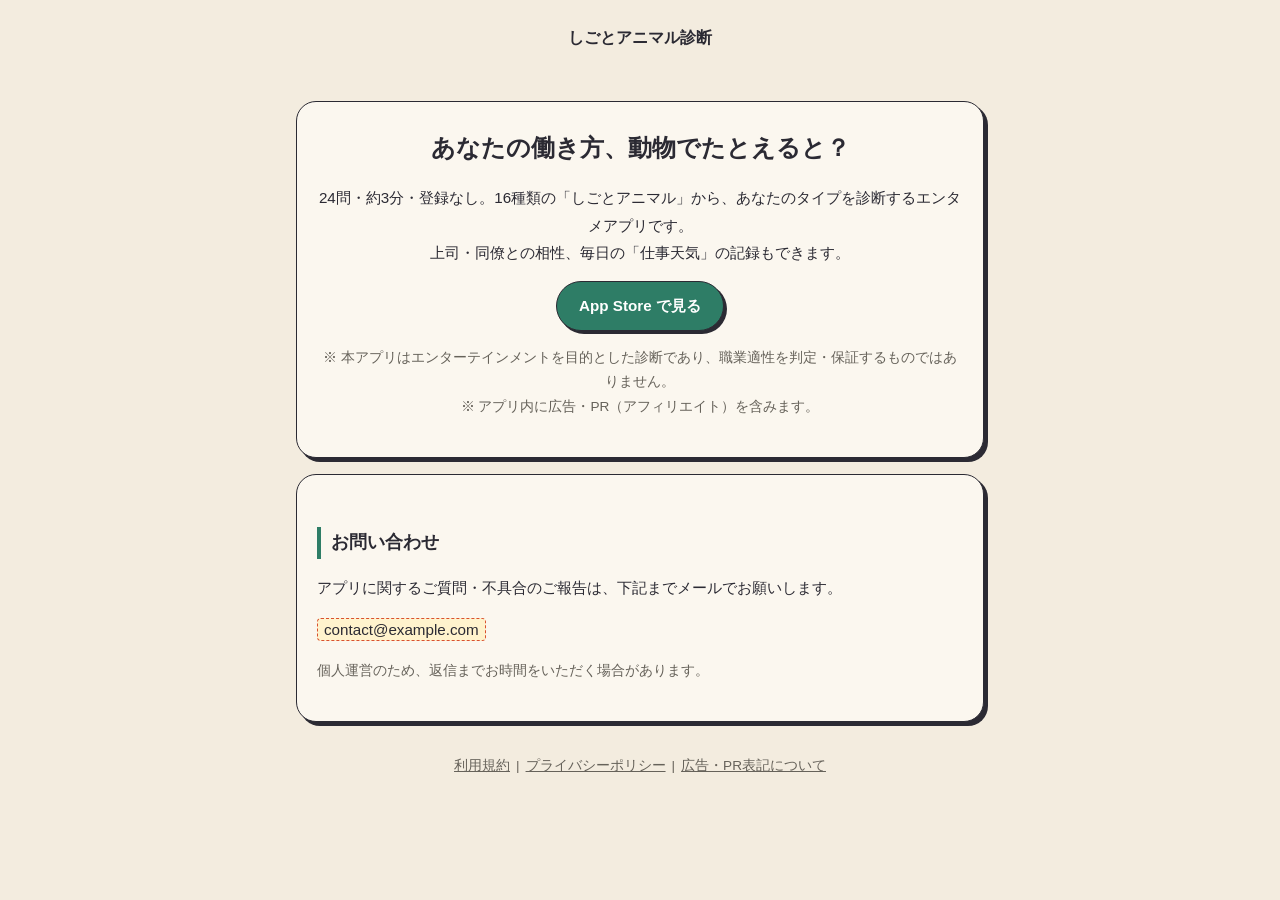
<file: index.html>
<!doctype html>
<html lang="ja">
<head>
<meta charset="utf-8">
<meta name="viewport" content="width=device-width, initial-scale=1">
<title>しごとアニマル診断</title>
<meta name="description" content="あなたの働き方を16種類の動物でたとえる、無料のエンタメ診断アプリ（iOS）。登録不要・回答は端末の外に出ません。">
<link rel="stylesheet" href="style.css">
</head>
<body>
<header class="site"><a href="./">しごとアニマル診断</a></header>
<main>
  <section class="card" style="text-align:center">
    <h1>あなたの働き方、動物でたとえると？</h1>
    <p>24問・約3分・登録なし。16種類の「しごとアニマル」から、あなたのタイプを診断するエンタメアプリです。<br>上司・同僚との相性、毎日の「仕事天気」の記録もできます。</p>
    <p><a class="btn" href="https://apps.apple.com/app/id0000000000">App Store で見る</a></p>
    <p class="meta">※ 本アプリはエンターテインメントを目的とした診断であり、職業適性を判定・保証するものではありません。<br>※ アプリ内に広告・PR（アフィリエイト）を含みます。</p>
  </section>

  <section class="card">
    <h2>お問い合わせ</h2>
    <p>アプリに関するご質問・不具合のご報告は、下記までメールでお願いします。</p>
    <p><span class="placeholder">contact@example.com</span></p>
    <p class="meta">個人運営のため、返信までお時間をいただく場合があります。</p>
  </section>

  <nav class="footer">
    <a href="terms.html">利用規約</a>|<a href="privacy.html">プライバシーポリシー</a>|<a href="ad-disclosure.html">広告・PR表記について</a>
  </nav>
</main>
</body>
</html>
</file>
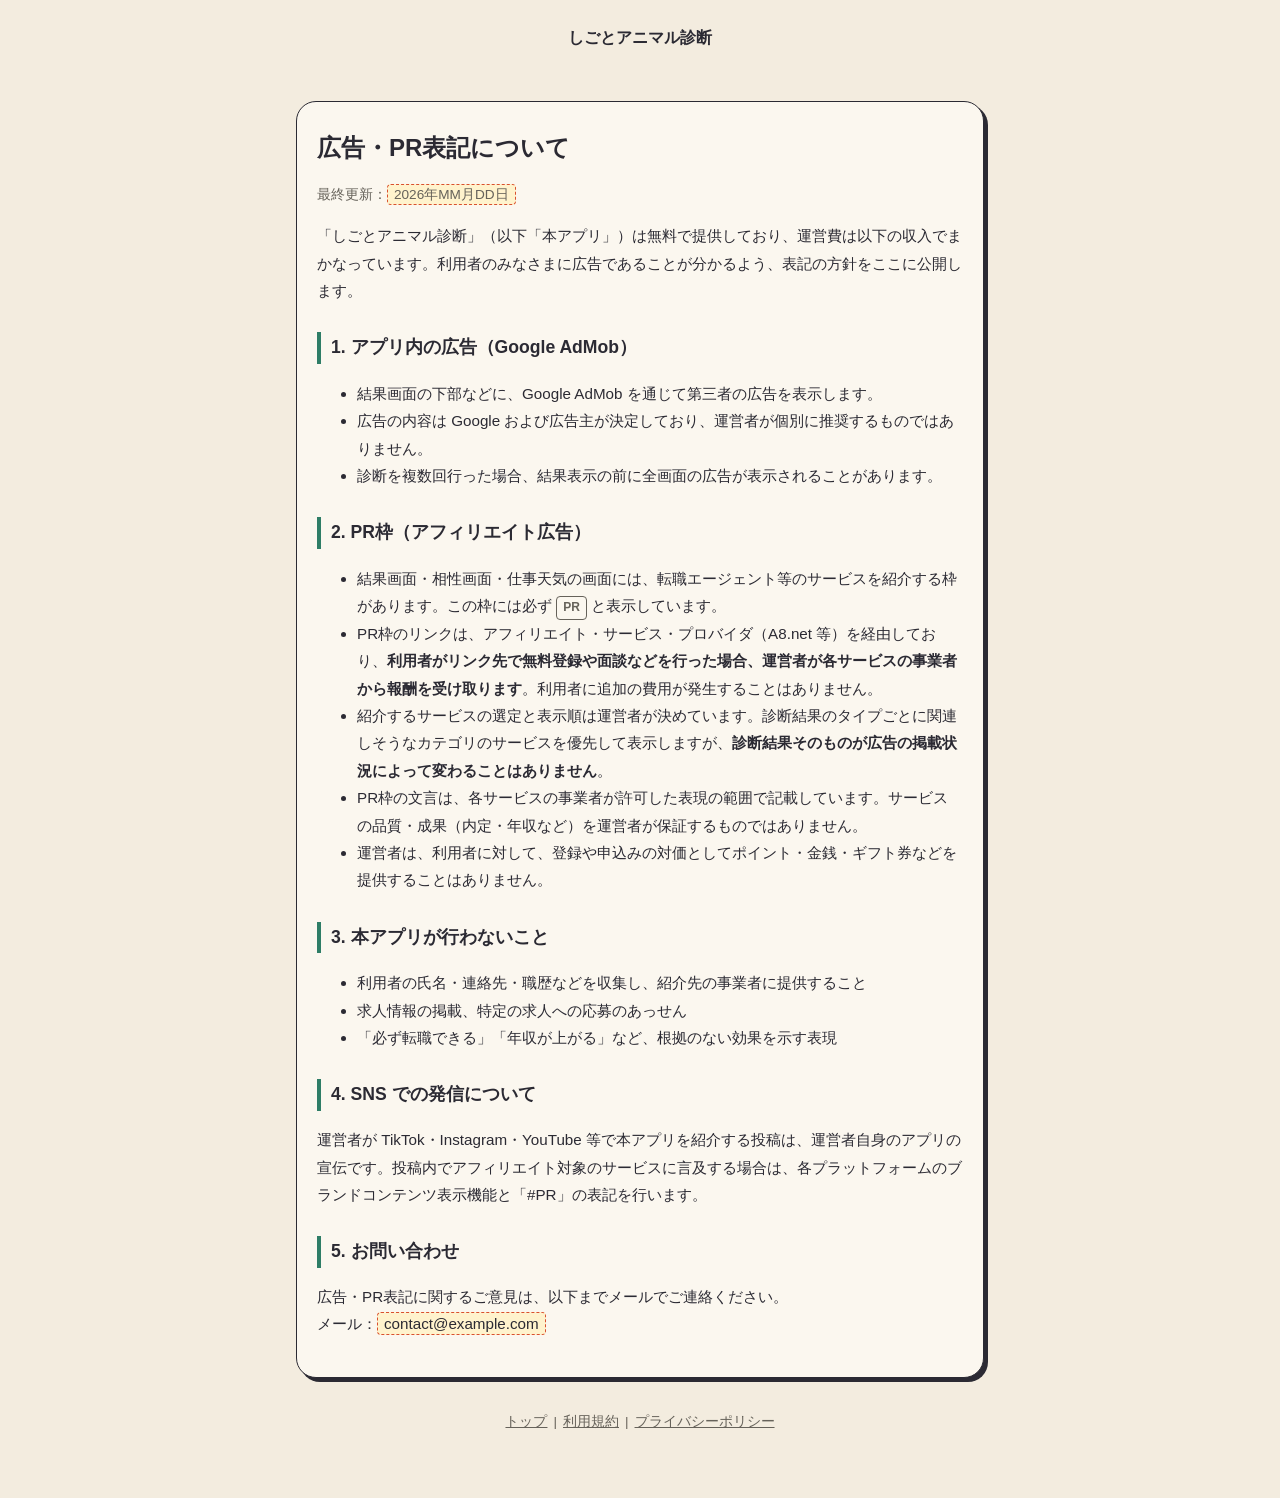
<file: ad-disclosure.html>
<!doctype html>
<html lang="ja">
<head>
<meta charset="utf-8">
<meta name="viewport" content="width=device-width, initial-scale=1">
<title>広告・PR表記について | しごとアニマル診断</title>
<link rel="stylesheet" href="style.css">
</head>
<body>
<header class="site"><a href="./">しごとアニマル診断</a></header>
<main>
<article class="card">
<h1>広告・PR表記について</h1>
<p class="meta">最終更新：<span class="placeholder">2026年MM月DD日</span></p>

<p>「しごとアニマル診断」（以下「本アプリ」）は無料で提供しており、運営費は以下の収入でまかなっています。利用者のみなさまに広告であることが分かるよう、表記の方針をここに公開します。</p>

<h2>1. アプリ内の広告（Google AdMob）</h2>
<ul>
  <li>結果画面の下部などに、Google AdMob を通じて第三者の広告を表示します。</li>
  <li>広告の内容は Google および広告主が決定しており、運営者が個別に推奨するものではありません。</li>
  <li>診断を複数回行った場合、結果表示の前に全画面の広告が表示されることがあります。</li>
</ul>

<h2>2. PR枠（アフィリエイト広告）</h2>
<ul>
  <li>結果画面・相性画面・仕事天気の画面には、転職エージェント等のサービスを紹介する枠があります。この枠には必ず <span class="pr">PR</span> と表示しています。</li>
  <li>PR枠のリンクは、アフィリエイト・サービス・プロバイダ（A8.net 等）を経由しており、<strong>利用者がリンク先で無料登録や面談などを行った場合、運営者が各サービスの事業者から報酬を受け取ります</strong>。利用者に追加の費用が発生することはありません。</li>
  <li>紹介するサービスの選定と表示順は運営者が決めています。診断結果のタイプごとに関連しそうなカテゴリのサービスを優先して表示しますが、<strong>診断結果そのものが広告の掲載状況によって変わることはありません</strong>。</li>
  <li>PR枠の文言は、各サービスの事業者が許可した表現の範囲で記載しています。サービスの品質・成果（内定・年収など）を運営者が保証するものではありません。</li>
  <li>運営者は、利用者に対して、登録や申込みの対価としてポイント・金銭・ギフト券などを提供することはありません。</li>
</ul>

<h2>3. 本アプリが行わないこと</h2>
<ul>
  <li>利用者の氏名・連絡先・職歴などを収集し、紹介先の事業者に提供すること</li>
  <li>求人情報の掲載、特定の求人への応募のあっせん</li>
  <li>「必ず転職できる」「年収が上がる」など、根拠のない効果を示す表現</li>
</ul>

<h2>4. SNS での発信について</h2>
<p>運営者が TikTok・Instagram・YouTube 等で本アプリを紹介する投稿は、運営者自身のアプリの宣伝です。投稿内でアフィリエイト対象のサービスに言及する場合は、各プラットフォームのブランドコンテンツ表示機能と「#PR」の表記を行います。</p>

<h2>5. お問い合わせ</h2>
<p>広告・PR表記に関するご意見は、以下までメールでご連絡ください。<br>メール：<span class="placeholder">contact@example.com</span></p>
</article>

<nav class="footer">
  <a href="./">トップ</a>|<a href="terms.html">利用規約</a>|<a href="privacy.html">プライバシーポリシー</a>
</nav>
</main>
</body>
</html>
</file>
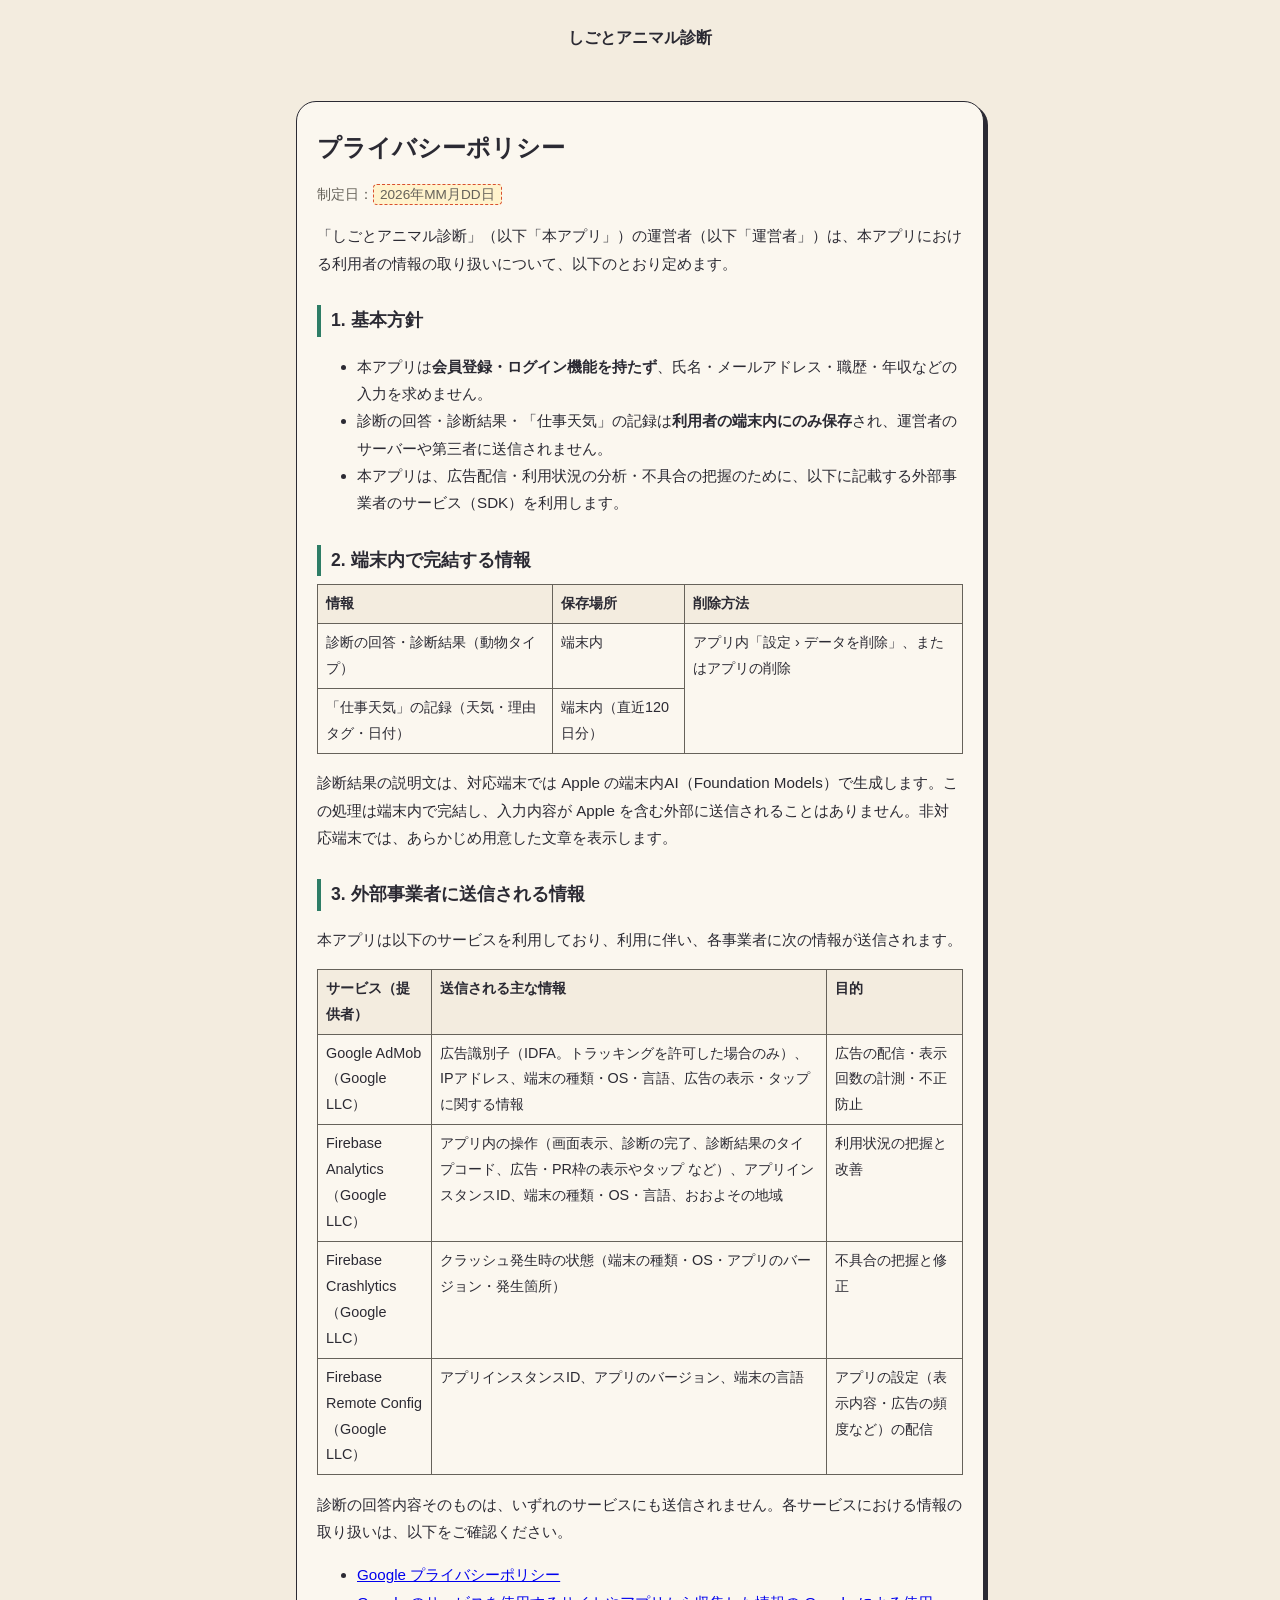
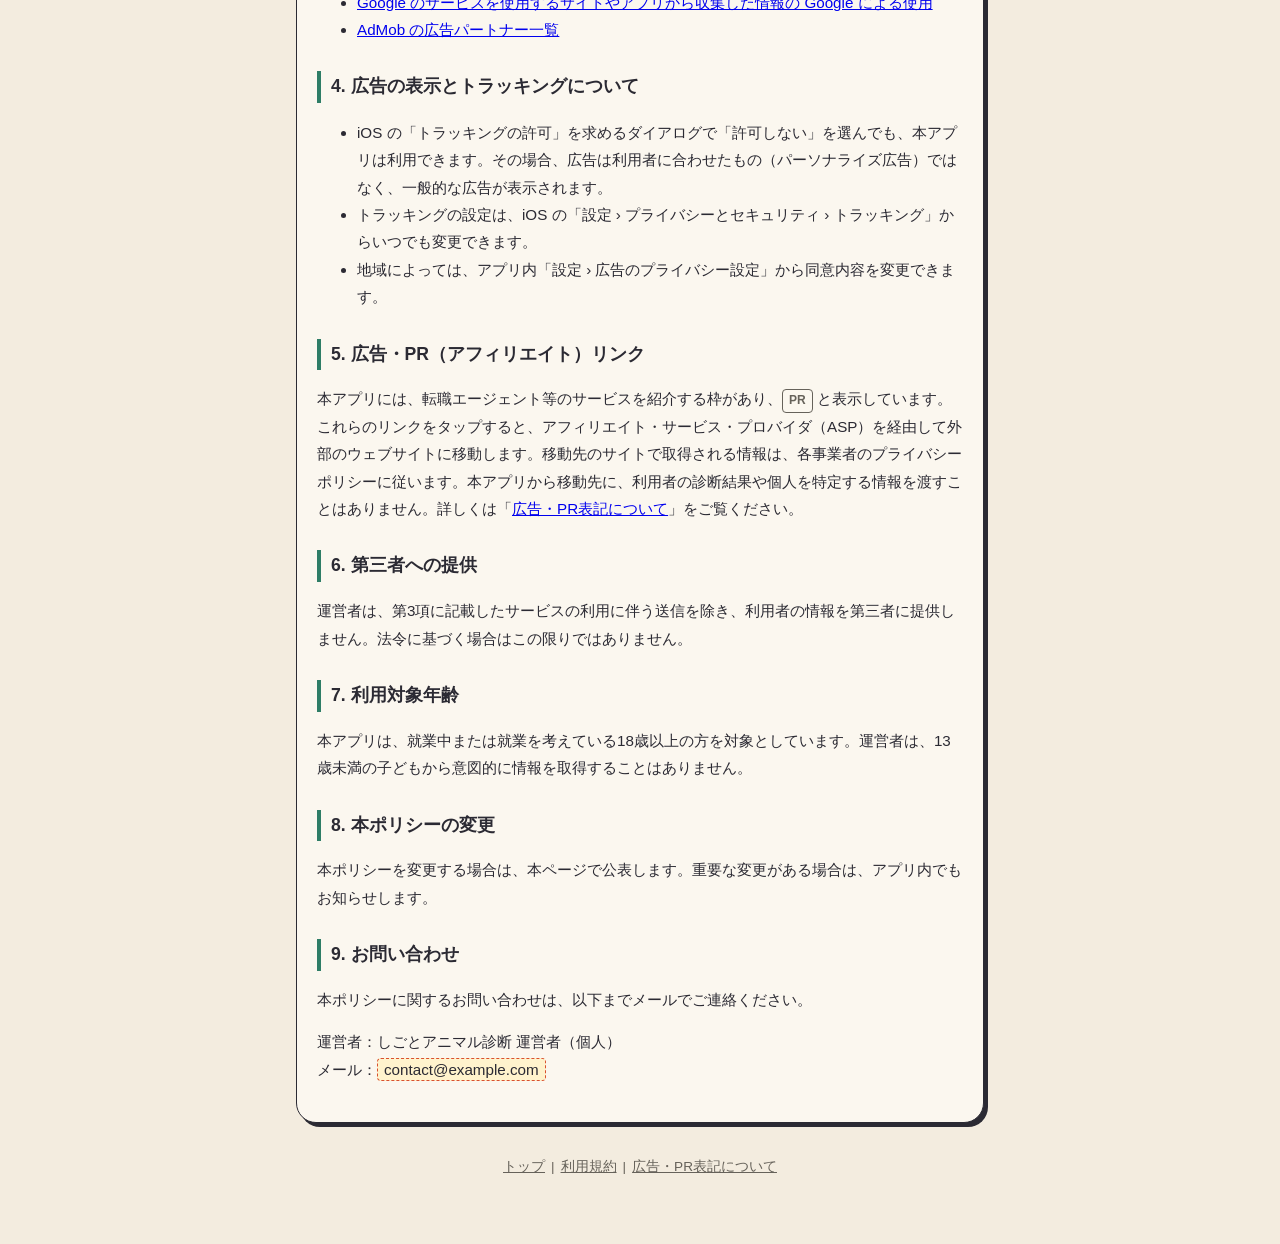
<file: privacy.html>
<!doctype html>
<html lang="ja">
<head>
<meta charset="utf-8">
<meta name="viewport" content="width=device-width, initial-scale=1">
<title>プライバシーポリシー | しごとアニマル診断</title>
<link rel="stylesheet" href="style.css">
</head>
<body>
<header class="site"><a href="./">しごとアニマル診断</a></header>
<main>
<article class="card">
<h1>プライバシーポリシー</h1>
<p class="meta">制定日：<span class="placeholder">2026年MM月DD日</span></p>

<p>「しごとアニマル診断」（以下「本アプリ」）の運営者（以下「運営者」）は、本アプリにおける利用者の情報の取り扱いについて、以下のとおり定めます。</p>

<h2>1. 基本方針</h2>
<ul>
  <li>本アプリは<strong>会員登録・ログイン機能を持たず</strong>、氏名・メールアドレス・職歴・年収などの入力を求めません。</li>
  <li>診断の回答・診断結果・「仕事天気」の記録は<strong>利用者の端末内にのみ保存</strong>され、運営者のサーバーや第三者に送信されません。</li>
  <li>本アプリは、広告配信・利用状況の分析・不具合の把握のために、以下に記載する外部事業者のサービス（SDK）を利用します。</li>
</ul>

<h2>2. 端末内で完結する情報</h2>
<table>
  <tr><th>情報</th><th>保存場所</th><th>削除方法</th></tr>
  <tr><td>診断の回答・診断結果（動物タイプ）</td><td>端末内</td><td rowspan="2">アプリ内「設定 › データを削除」、またはアプリの削除</td></tr>
  <tr><td>「仕事天気」の記録（天気・理由タグ・日付）</td><td>端末内（直近120日分）</td></tr>
</table>
<p>診断結果の説明文は、対応端末では Apple の端末内AI（Foundation Models）で生成します。この処理は端末内で完結し、入力内容が Apple を含む外部に送信されることはありません。非対応端末では、あらかじめ用意した文章を表示します。</p>

<h2>3. 外部事業者に送信される情報</h2>
<p>本アプリは以下のサービスを利用しており、利用に伴い、各事業者に次の情報が送信されます。</p>
<table>
  <tr><th>サービス（提供者）</th><th>送信される主な情報</th><th>目的</th></tr>
  <tr>
    <td>Google AdMob<br>（Google LLC）</td>
    <td>広告識別子（IDFA。トラッキングを許可した場合のみ）、IPアドレス、端末の種類・OS・言語、広告の表示・タップに関する情報</td>
    <td>広告の配信・表示回数の計測・不正防止</td>
  </tr>
  <tr>
    <td>Firebase Analytics<br>（Google LLC）</td>
    <td>アプリ内の操作（画面表示、診断の完了、診断結果のタイプコード、広告・PR枠の表示やタップ など）、アプリインスタンスID、端末の種類・OS・言語、おおよその地域</td>
    <td>利用状況の把握と改善</td>
  </tr>
  <tr>
    <td>Firebase Crashlytics<br>（Google LLC）</td>
    <td>クラッシュ発生時の状態（端末の種類・OS・アプリのバージョン・発生箇所）</td>
    <td>不具合の把握と修正</td>
  </tr>
  <tr>
    <td>Firebase Remote Config<br>（Google LLC）</td>
    <td>アプリインスタンスID、アプリのバージョン、端末の言語</td>
    <td>アプリの設定（表示内容・広告の頻度など）の配信</td>
  </tr>
</table>
<p>診断の回答内容そのものは、いずれのサービスにも送信されません。各サービスにおける情報の取り扱いは、以下をご確認ください。</p>
<ul>
  <li><a href="https://policies.google.com/privacy" target="_blank" rel="noopener">Google プライバシーポリシー</a></li>
  <li><a href="https://policies.google.com/technologies/partner-sites" target="_blank" rel="noopener">Google のサービスを使用するサイトやアプリから収集した情報の Google による使用</a></li>
  <li><a href="https://support.google.com/admob/answer/9012903" target="_blank" rel="noopener">AdMob の広告パートナー一覧</a></li>
</ul>

<h2>4. 広告の表示とトラッキングについて</h2>
<ul>
  <li>iOS の「トラッキングの許可」を求めるダイアログで「許可しない」を選んでも、本アプリは利用できます。その場合、広告は利用者に合わせたもの（パーソナライズ広告）ではなく、一般的な広告が表示されます。</li>
  <li>トラッキングの設定は、iOS の「設定 › プライバシーとセキュリティ › トラッキング」からいつでも変更できます。</li>
  <li>地域によっては、アプリ内「設定 › 広告のプライバシー設定」から同意内容を変更できます。</li>
</ul>

<h2>5. 広告・PR（アフィリエイト）リンク</h2>
<p>本アプリには、転職エージェント等のサービスを紹介する枠があり、<span class="pr">PR</span> と表示しています。これらのリンクをタップすると、アフィリエイト・サービス・プロバイダ（ASP）を経由して外部のウェブサイトに移動します。移動先のサイトで取得される情報は、各事業者のプライバシーポリシーに従います。本アプリから移動先に、利用者の診断結果や個人を特定する情報を渡すことはありません。詳しくは「<a href="ad-disclosure.html">広告・PR表記について</a>」をご覧ください。</p>

<h2>6. 第三者への提供</h2>
<p>運営者は、第3項に記載したサービスの利用に伴う送信を除き、利用者の情報を第三者に提供しません。法令に基づく場合はこの限りではありません。</p>

<h2>7. 利用対象年齢</h2>
<p>本アプリは、就業中または就業を考えている18歳以上の方を対象としています。運営者は、13歳未満の子どもから意図的に情報を取得することはありません。</p>

<h2>8. 本ポリシーの変更</h2>
<p>本ポリシーを変更する場合は、本ページで公表します。重要な変更がある場合は、アプリ内でもお知らせします。</p>

<h2>9. お問い合わせ</h2>
<p>本ポリシーに関するお問い合わせは、以下までメールでご連絡ください。</p>
<p>運営者：しごとアニマル診断 運営者（個人）<br>メール：<span class="placeholder">contact@example.com</span></p>
</article>

<nav class="footer">
  <a href="./">トップ</a>|<a href="terms.html">利用規約</a>|<a href="ad-disclosure.html">広告・PR表記について</a>
</nav>
</main>
</body>
</html>
</file>
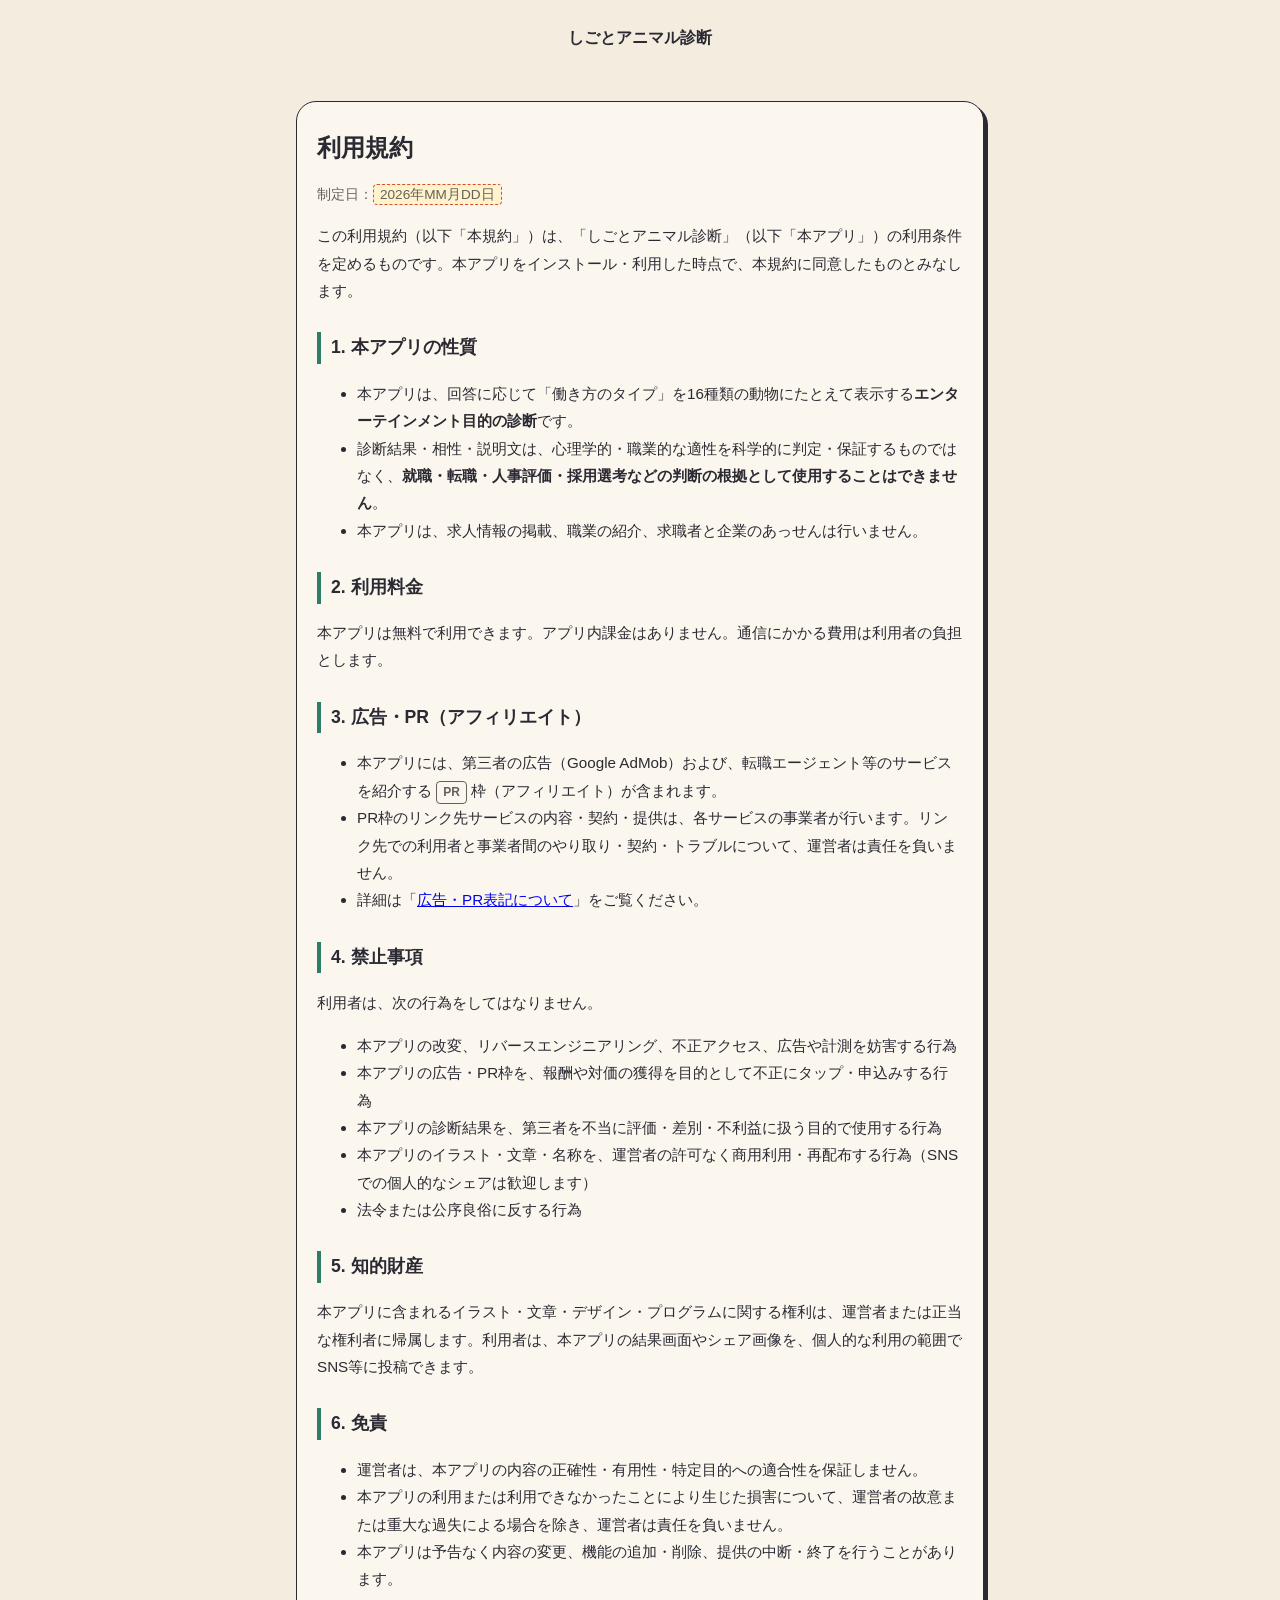
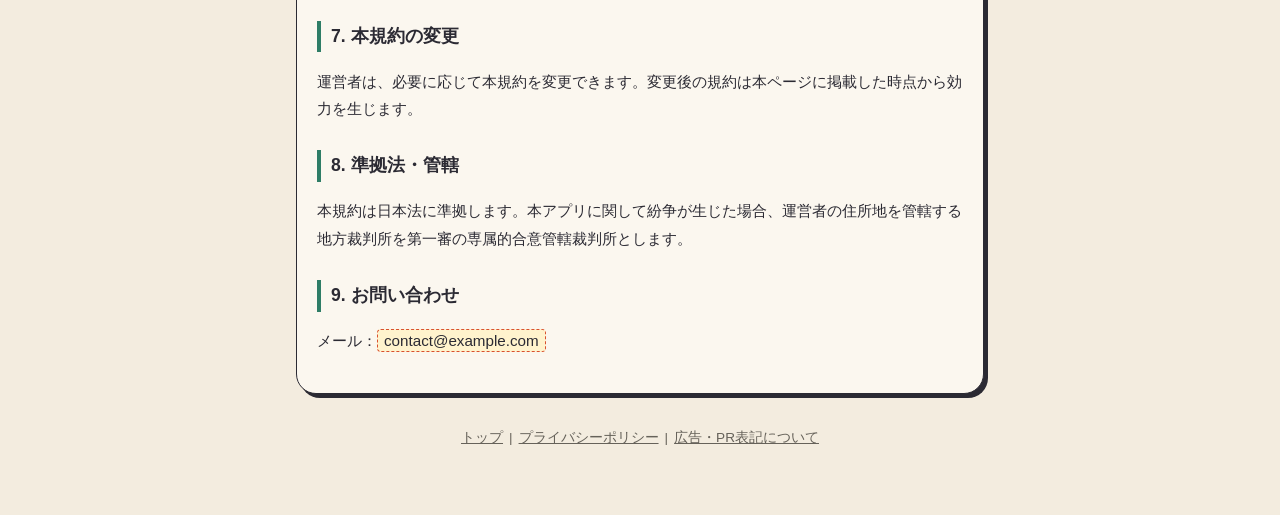
<file: terms.html>
<!doctype html>
<html lang="ja">
<head>
<meta charset="utf-8">
<meta name="viewport" content="width=device-width, initial-scale=1">
<title>利用規約 | しごとアニマル診断</title>
<link rel="stylesheet" href="style.css">
</head>
<body>
<header class="site"><a href="./">しごとアニマル診断</a></header>
<main>
<article class="card">
<h1>利用規約</h1>
<p class="meta">制定日：<span class="placeholder">2026年MM月DD日</span></p>

<p>この利用規約（以下「本規約」）は、「しごとアニマル診断」（以下「本アプリ」）の利用条件を定めるものです。本アプリをインストール・利用した時点で、本規約に同意したものとみなします。</p>

<h2>1. 本アプリの性質</h2>
<ul>
  <li>本アプリは、回答に応じて「働き方のタイプ」を16種類の動物にたとえて表示する<strong>エンターテインメント目的の診断</strong>です。</li>
  <li>診断結果・相性・説明文は、心理学的・職業的な適性を科学的に判定・保証するものではなく、<strong>就職・転職・人事評価・採用選考などの判断の根拠として使用することはできません</strong>。</li>
  <li>本アプリは、求人情報の掲載、職業の紹介、求職者と企業のあっせんは行いません。</li>
</ul>

<h2>2. 利用料金</h2>
<p>本アプリは無料で利用できます。アプリ内課金はありません。通信にかかる費用は利用者の負担とします。</p>

<h2>3. 広告・PR（アフィリエイト）</h2>
<ul>
  <li>本アプリには、第三者の広告（Google AdMob）および、転職エージェント等のサービスを紹介する <span class="pr">PR</span> 枠（アフィリエイト）が含まれます。</li>
  <li>PR枠のリンク先サービスの内容・契約・提供は、各サービスの事業者が行います。リンク先での利用者と事業者間のやり取り・契約・トラブルについて、運営者は責任を負いません。</li>
  <li>詳細は「<a href="ad-disclosure.html">広告・PR表記について</a>」をご覧ください。</li>
</ul>

<h2>4. 禁止事項</h2>
<p>利用者は、次の行為をしてはなりません。</p>
<ul>
  <li>本アプリの改変、リバースエンジニアリング、不正アクセス、広告や計測を妨害する行為</li>
  <li>本アプリの広告・PR枠を、報酬や対価の獲得を目的として不正にタップ・申込みする行為</li>
  <li>本アプリの診断結果を、第三者を不当に評価・差別・不利益に扱う目的で使用する行為</li>
  <li>本アプリのイラスト・文章・名称を、運営者の許可なく商用利用・再配布する行為（SNSでの個人的なシェアは歓迎します）</li>
  <li>法令または公序良俗に反する行為</li>
</ul>

<h2>5. 知的財産</h2>
<p>本アプリに含まれるイラスト・文章・デザイン・プログラムに関する権利は、運営者または正当な権利者に帰属します。利用者は、本アプリの結果画面やシェア画像を、個人的な利用の範囲でSNS等に投稿できます。</p>

<h2>6. 免責</h2>
<ul>
  <li>運営者は、本アプリの内容の正確性・有用性・特定目的への適合性を保証しません。</li>
  <li>本アプリの利用または利用できなかったことにより生じた損害について、運営者の故意または重大な過失による場合を除き、運営者は責任を負いません。</li>
  <li>本アプリは予告なく内容の変更、機能の追加・削除、提供の中断・終了を行うことがあります。</li>
</ul>

<h2>7. 本規約の変更</h2>
<p>運営者は、必要に応じて本規約を変更できます。変更後の規約は本ページに掲載した時点から効力を生じます。</p>

<h2>8. 準拠法・管轄</h2>
<p>本規約は日本法に準拠します。本アプリに関して紛争が生じた場合、運営者の住所地を管轄する地方裁判所を第一審の専属的合意管轄裁判所とします。</p>

<h2>9. お問い合わせ</h2>
<p>メール：<span class="placeholder">contact@example.com</span></p>
</article>

<nav class="footer">
  <a href="./">トップ</a>|<a href="privacy.html">プライバシーポリシー</a>|<a href="ad-disclosure.html">広告・PR表記について</a>
</nav>
</main>
</body>
</html>
</file>
<file: style.css>
:root {
  --bg: #f3ecdf;
  --card: #fbf7ef;
  --ink: #2b2a33;
  --ink-sub: #66625a;
  --primary: #2e7d66;
  --accent: #d9502f;
}
* { box-sizing: border-box; }
body {
  margin: 0;
  background: var(--bg);
  color: var(--ink);
  font-family: "Zen Maru Gothic", "Hiragino Maru Gothic ProN", "Hiragino Sans", "Yu Gothic", sans-serif;
  line-height: 1.8;
}
main {
  max-width: 720px;
  margin: 0 auto;
  padding: 24px 16px 64px;
}
header.site {
  text-align: center;
  padding: 24px 16px 8px;
}
header.site a { color: var(--ink); text-decoration: none; font-weight: 700; }
.card {
  background: var(--card);
  border: 1.6px solid var(--ink);
  border-radius: 20px;
  box-shadow: 4px 4px 0 var(--ink);
  padding: 24px 20px;
  margin: 16px 0;
}
h1 { font-size: 1.5rem; margin: 0 0 8px; }
h2 { font-size: 1.1rem; margin: 28px 0 8px; padding-left: 10px; border-left: 4px solid var(--primary); }
h3 { font-size: 1rem; margin: 20px 0 4px; }
p, li { font-size: 0.95rem; }
table { width: 100%; border-collapse: collapse; font-size: 0.9rem; margin: 8px 0; }
th, td { border: 1px solid var(--ink-sub); padding: 6px 8px; vertical-align: top; text-align: left; }
th { background: var(--bg); }
.meta { color: var(--ink-sub); font-size: 0.85rem; }
.pr { display: inline-block; border: 1px solid var(--ink-sub); border-radius: 4px; padding: 0 6px; font-size: 0.75rem; color: var(--ink-sub); font-weight: 700; }
nav.footer { text-align: center; font-size: 0.85rem; color: var(--ink-sub); margin-top: 32px; }
nav.footer a { color: var(--ink-sub); margin: 0 6px; }
.btn {
  display: inline-block;
  background: var(--primary);
  color: #fff;
  border: 1.6px solid var(--ink);
  border-radius: 999px;
  box-shadow: 3px 3px 0 var(--ink);
  padding: 10px 22px;
  text-decoration: none;
  font-weight: 700;
}
.placeholder { background: #fff3cd; border: 1px dashed var(--accent); padding: 2px 6px; border-radius: 4px; }
</file>
